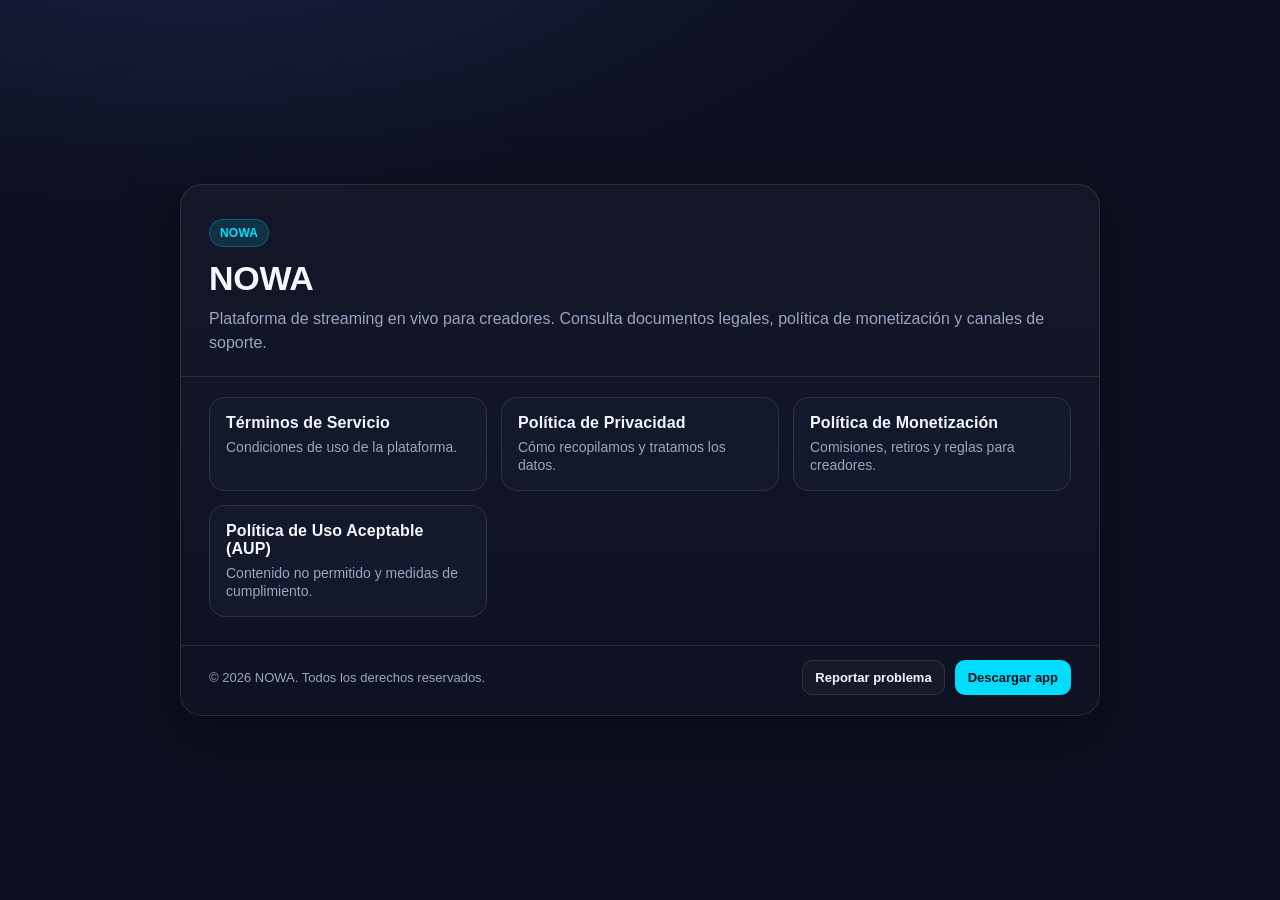
<file: index.html>
<!doctype html>
<html lang="es">
<head>
  <meta charset="utf-8" />
  <meta name="viewport" content="width=device-width,initial-scale=1" />
  <meta name="description" content="NOWA - Plataforma de streaming en vivo para creadores." />
  <title>NOWA</title>
  <style>
    :root{
      --bg:#0d1020;
      --panel:#13182b;
      --text:#f4f7ff;
      --muted:#9aa5c3;
      --accent:#00dcff;
      --accent-soft:rgba(0,220,255,.14);
      --stroke:rgba(255,255,255,.10);
    }
    *{box-sizing:border-box}
    html,body{margin:0;padding:0}
    body{
      font-family:-apple-system,BlinkMacSystemFont,"Segoe UI",Roboto,Inter,Helvetica,Arial,sans-serif;
      background:radial-gradient(1200px 500px at 15% -10%, #1a2040 0%, transparent 60%), var(--bg);
      color:var(--text);
      min-height:100vh;
      display:flex;
      align-items:center;
      justify-content:center;
      padding:24px;
    }
    .wrap{
      width:100%;
      max-width:920px;
      background:linear-gradient(180deg, rgba(255,255,255,.03), rgba(255,255,255,.01));
      border:1px solid var(--stroke);
      border-radius:22px;
      box-shadow:0 20px 60px rgba(0,0,0,.35);
      overflow:hidden;
    }
    .hero{
      padding:34px 28px 20px;
      border-bottom:1px solid var(--stroke);
    }
    .badge{
      display:inline-block;
      padding:6px 10px;
      border-radius:999px;
      font-size:12px;
      color:var(--accent);
      background:var(--accent-soft);
      border:1px solid rgba(0,220,255,.25);
      margin-bottom:14px;
      font-weight:600;
      letter-spacing:.2px;
    }
    h1{
      margin:0 0 10px;
      font-size:34px;
      line-height:1.05;
      letter-spacing:-.3px;
    }
    p{
      margin:0;
      color:var(--muted);
      font-size:16px;
      line-height:1.55;
    }
    .grid{
      display:grid;
      grid-template-columns:repeat(auto-fit,minmax(220px,1fr));
      gap:14px;
      padding:20px 28px 28px;
    }
    .card{
      display:block;
      text-decoration:none;
      color:var(--text);
      background:var(--panel);
      border:1px solid var(--stroke);
      border-radius:16px;
      padding:16px;
      transition:.2s ease;
    }
    .card:hover{
      transform:translateY(-2px);
      border-color:rgba(0,220,255,.45);
      box-shadow:0 10px 30px rgba(0,0,0,.25);
    }
    .card h3{
      margin:0 0 6px;
      font-size:16px;
      letter-spacing:.1px;
    }
    .card span{
      color:var(--muted);
      font-size:14px;
    }
    .foot{
      border-top:1px solid var(--stroke);
      padding:14px 28px 20px;
      color:var(--muted);
      font-size:13px;
      display:flex;
      flex-wrap:wrap;
      gap:10px;
      align-items:center;
      justify-content:space-between;
    }
    .actions{
      display:flex;
      gap:10px;
      flex-wrap:wrap;
    }
    .btn{
      text-decoration:none;
      font-size:13px;
      font-weight:700;
      border-radius:10px;
      padding:9px 12px;
      border:1px solid var(--stroke);
      color:var(--text);
      background:rgba(255,255,255,.03);
    }
    .btn.primary{
      background:var(--accent);
      color:#031018;
      border-color:transparent;
    }
  </style>
</head>
<body>
  <main class="wrap">
    <section class="hero">
      <div class="badge">NOWA</div>
      <h1>NOWA</h1>
      <p>
        Plataforma de streaming en vivo para creadores.
        Consulta documentos legales, política de monetización y canales de soporte.
      </p>
    </section>

    <section class="grid">
      <a class="card" href="/terms.html">
        <h3>Términos de Servicio</h3>
        <span>Condiciones de uso de la plataforma.</span>
      </a>

      <a class="card" href="/privacy.html">
        <h3>Política de Privacidad</h3>
        <span>Cómo recopilamos y tratamos los datos.</span>
      </a>

      <a class="card" href="/monetization-policy.html">
        <h3>Política de Monetización</h3>
        <span>Comisiones, retiros y reglas para creadores.</span>
      </a>

      <a class="card" href="/aup.html">
        <h3>Política de Uso Aceptable (AUP)</h3>
        <span>Contenido no permitido y medidas de cumplimiento.</span>
      </a>
    </section>

    <footer class="foot">
      <div>© <span id="y"></span> NOWA. Todos los derechos reservados.</div>
      <div class="actions">
        <a class="btn" href="mailto:livenowa3@gmail.com">Reportar problema</a>
        <a class="btn primary" href="https://testflight.apple.com/join/nRcrhQyZ" target="_blank" rel="noopener noreferrer">Descargar app</a>
      </div>
    </footer>
  </main>

  <script>
    document.getElementById("y").textContent = new Date().getFullYear();
  </script>
</body>
</html>
</file>
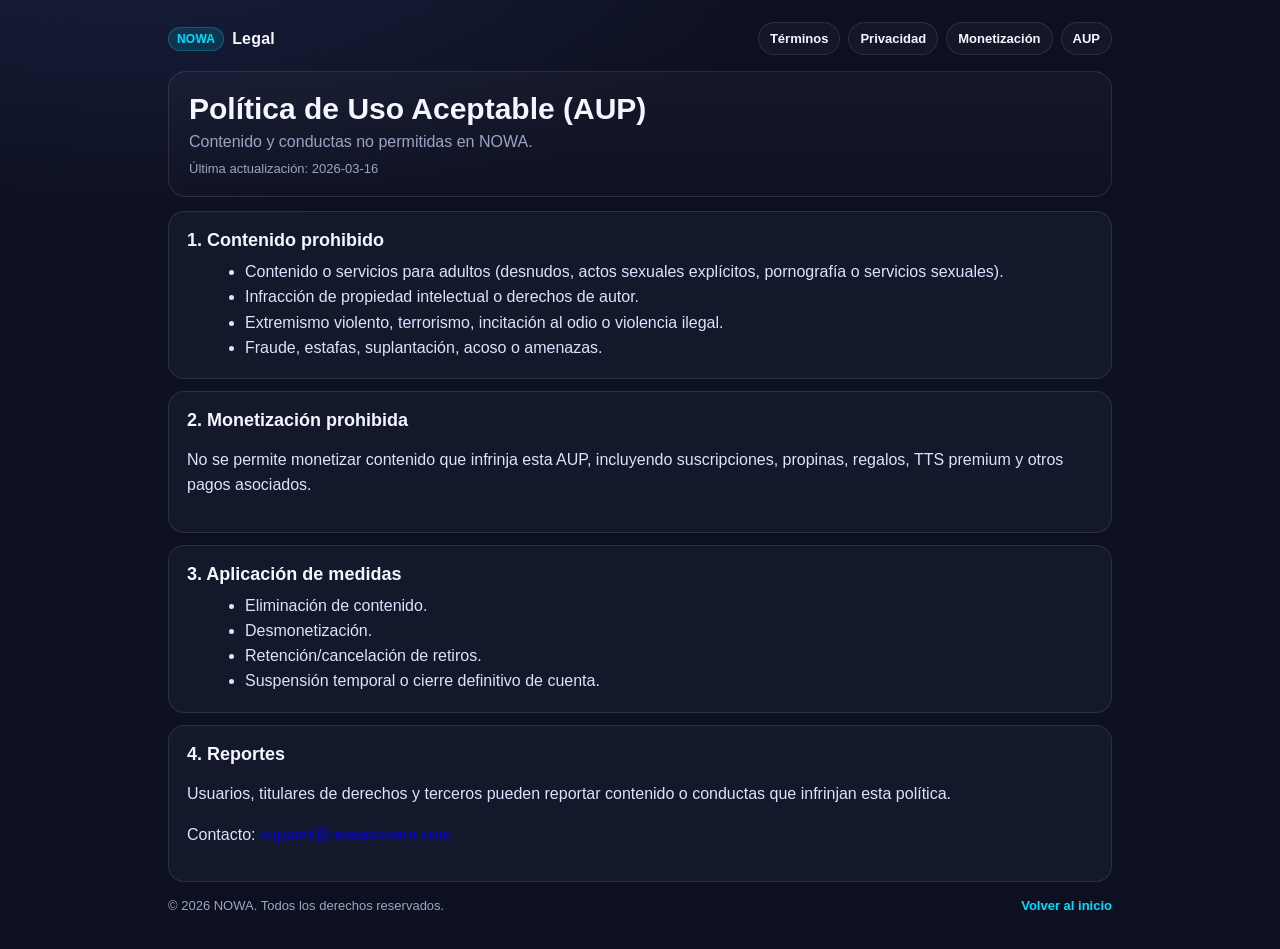
<file: aup.html>
<!doctype html>
<html lang="es">
<head>
  <meta charset="utf-8" />
  <meta name="viewport" content="width=device-width,initial-scale=1" />
  <title>Política de Uso Aceptable (AUP) - NOWA</title>
  <link rel="stylesheet" href="/legal.css" />
</head>
<body>
  <main class="container">
    <div class="topbar">
      <a class="brand" href="/"><span class="badge">NOWA</span> Legal</a>
      <nav class="nav">
        <a href="/terms.html">Términos</a>
        <a href="/privacy.html">Privacidad</a>
        <a href="/monetization-policy.html">Monetización</a>
        <a href="/aup.html">AUP</a>
      </nav>
    </div>

    <section class="hero">
      <h1>Política de Uso Aceptable (AUP)</h1>
      <p>Contenido y conductas no permitidas en NOWA.</p>
      <div class="meta">Última actualización: 2026-03-16</div>
    </section>

    <section class="card">
      <h2>1. Contenido prohibido</h2>
      <ul>
        <li>Contenido o servicios para adultos (desnudos, actos sexuales explícitos, pornografía o servicios sexuales).</li>
        <li>Infracción de propiedad intelectual o derechos de autor.</li>
        <li>Extremismo violento, terrorismo, incitación al odio o violencia ilegal.</li>
        <li>Fraude, estafas, suplantación, acoso o amenazas.</li>
      </ul>
    </section>

    <section class="card">
      <h2>2. Monetización prohibida</h2>
      <p>No se permite monetizar contenido que infrinja esta AUP, incluyendo suscripciones, propinas, regalos, TTS premium y otros pagos asociados.</p>
    </section>

    <section class="card">
      <h2>3. Aplicación de medidas</h2>
      <ul>
        <li>Eliminación de contenido.</li>
        <li>Desmonetización.</li>
        <li>Retención/cancelación de retiros.</li>
        <li>Suspensión temporal o cierre definitivo de cuenta.</li>
      </ul>
    </section>

    <section class="card">
      <h2>4. Reportes</h2>
      <p>Usuarios, titulares de derechos y terceros pueden reportar contenido o conductas que infrinjan esta política.</p>
      <p>Contacto: <a href="mailto:livenowa3@gmail.com">support@nowastream.com</a></p>
    </section>

    <div class="footer">
      <span>© 2026 NOWA. Todos los derechos reservados.</span>
      <a href="/">Volver al inicio</a>
    </div>
  </main>
</body>
</html>
</file>
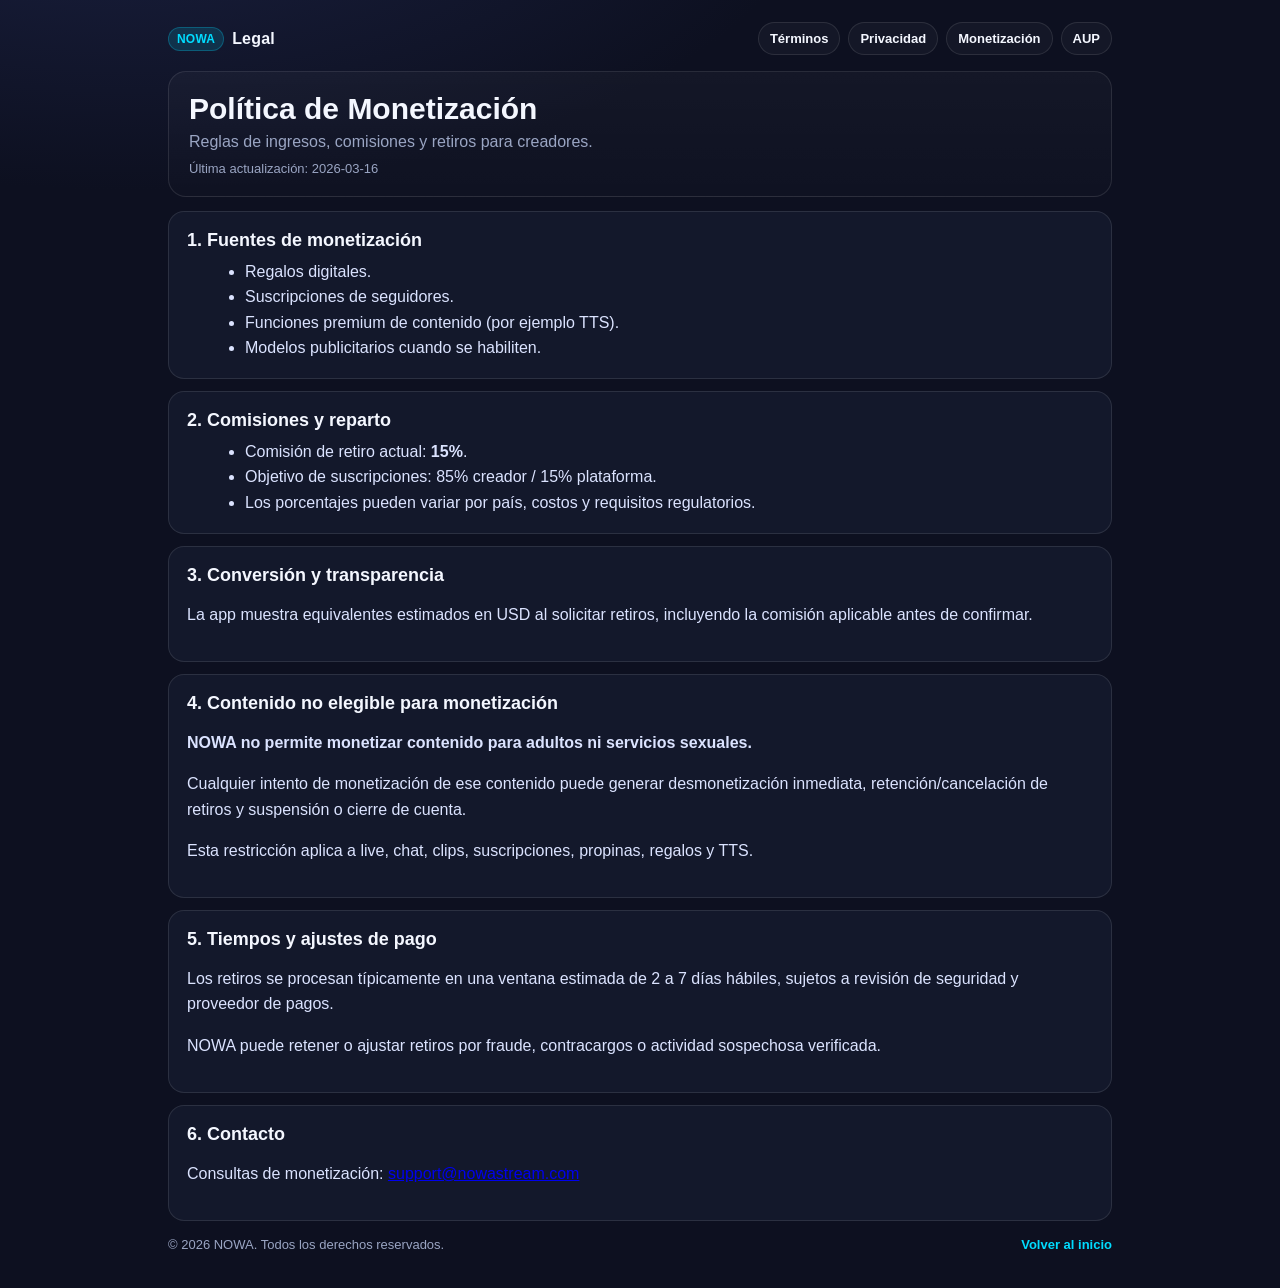
<file: monetization-policy.html>
<!doctype html>
<html lang="es">
<head>
  <meta charset="utf-8" />
  <meta name="viewport" content="width=device-width,initial-scale=1" />
  <title>Política de Monetización - NOWA</title>
  <link rel="stylesheet" href="/legal.css" />
</head>
<body>
  <main class="container">
    <div class="topbar">
      <a class="brand" href="/"><span class="badge">NOWA</span> Legal</a>
      <nav class="nav">
        <a href="/terms.html">Términos</a>
        <a href="/privacy.html">Privacidad</a>
        <a href="/monetization-policy.html">Monetización</a>
        <a href="/aup.html">AUP</a>
      </nav>
    </div>

    <section class="hero">
      <h1>Política de Monetización</h1>
      <p>Reglas de ingresos, comisiones y retiros para creadores.</p>
      <div class="meta">Última actualización: 2026-03-16</div>
    </section>

    <section class="card">
      <h2>1. Fuentes de monetización</h2>
      <ul>
        <li>Regalos digitales.</li>
        <li>Suscripciones de seguidores.</li>
        <li>Funciones premium de contenido (por ejemplo TTS).</li>
        <li>Modelos publicitarios cuando se habiliten.</li>
      </ul>
    </section>

    <section class="card">
      <h2>2. Comisiones y reparto</h2>
      <ul>
        <li>Comisión de retiro actual: <strong>15%</strong>.</li>
        <li>Objetivo de suscripciones: 85% creador / 15% plataforma.</li>
        <li>Los porcentajes pueden variar por país, costos y requisitos regulatorios.</li>
      </ul>
    </section>

    <section class="card">
      <h2>3. Conversión y transparencia</h2>
      <p>La app muestra equivalentes estimados en USD al solicitar retiros, incluyendo la comisión aplicable antes de confirmar.</p>
    </section>

    <section class="card">
      <h2>4. Contenido no elegible para monetización</h2>
      <p><strong>NOWA no permite monetizar contenido para adultos ni servicios sexuales.</strong></p>
      <p>Cualquier intento de monetización de ese contenido puede generar desmonetización inmediata, retención/cancelación de retiros y suspensión o cierre de cuenta.</p>
      <p>Esta restricción aplica a live, chat, clips, suscripciones, propinas, regalos y TTS.</p>
    </section>

    <section class="card">
      <h2>5. Tiempos y ajustes de pago</h2>
      <p>Los retiros se procesan típicamente en una ventana estimada de 2 a 7 días hábiles, sujetos a revisión de seguridad y proveedor de pagos.</p>
      <p>NOWA puede retener o ajustar retiros por fraude, contracargos o actividad sospechosa verificada.</p>
    </section>

    <section class="card">
      <h2>6. Contacto</h2>
      <p>Consultas de monetización: <a href="mailto:livenowa3@gmail.com">support@nowastream.com</a></p>
    </section>

    <div class="footer">
      <span>© 2026 NOWA. Todos los derechos reservados.</span>
      <a href="/">Volver al inicio</a>
    </div>
  </main>
</body>
</html>
</file>
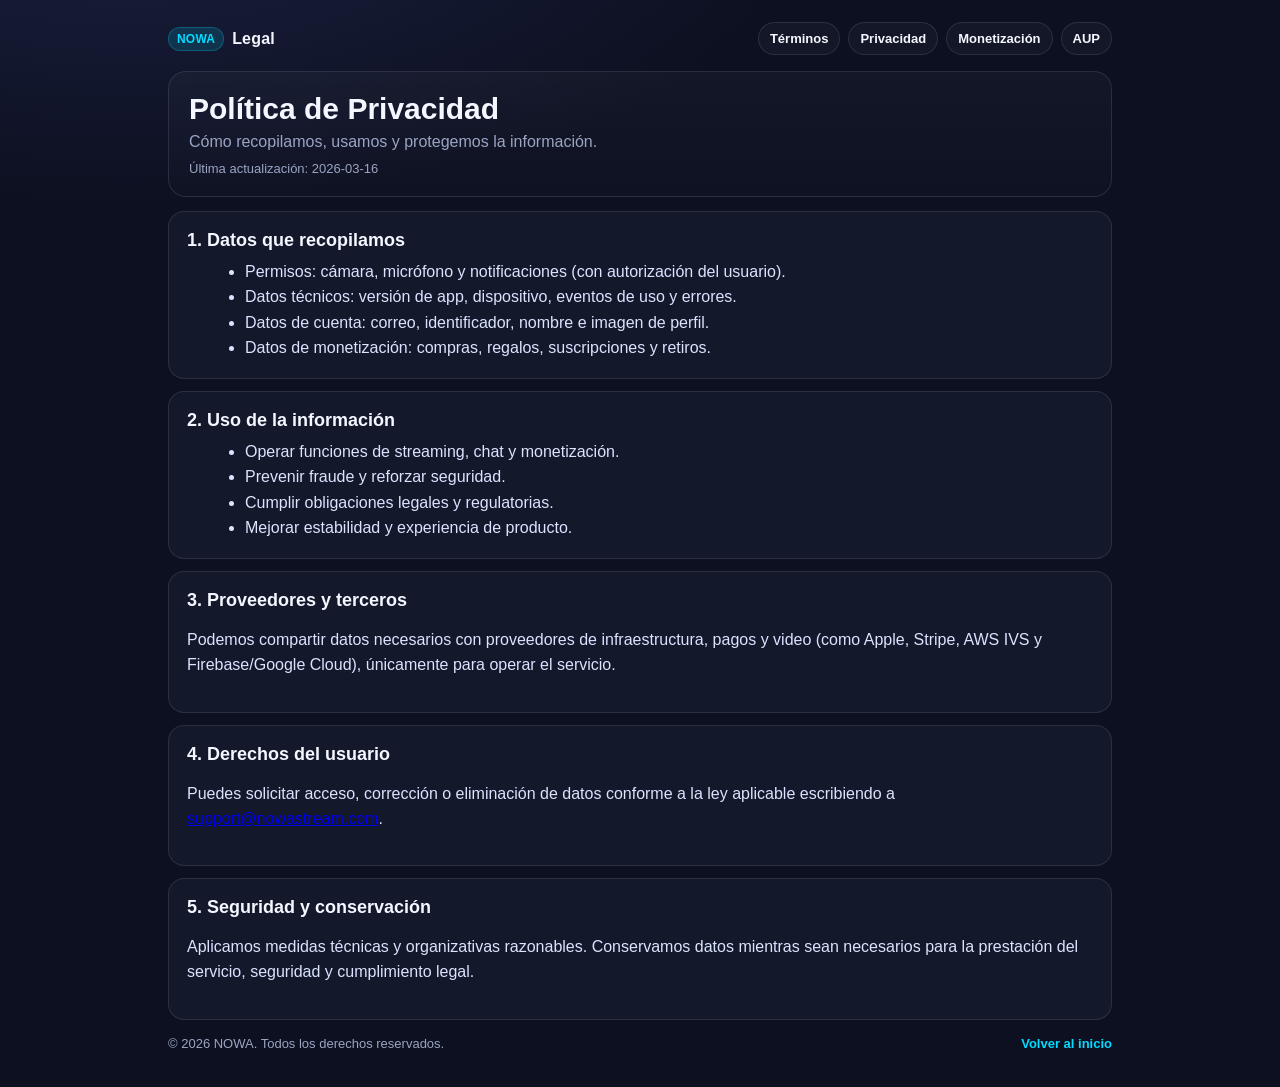
<file: privacy.html>
<!doctype html>
<html lang="es">
<head>
  <meta charset="utf-8" />
  <meta name="viewport" content="width=device-width,initial-scale=1" />
  <title>Política de Privacidad - NOWA</title>
  <link rel="stylesheet" href="/legal.css" />
</head>
<body>
  <main class="container">
    <div class="topbar">
      <a class="brand" href="/"><span class="badge">NOWA</span> Legal</a>
      <nav class="nav">
        <a href="/terms.html">Términos</a>
        <a href="/privacy.html">Privacidad</a>
        <a href="/monetization-policy.html">Monetización</a>
        <a href="/aup.html">AUP</a>
      </nav>
    </div>

    <section class="hero">
      <h1>Política de Privacidad</h1>
      <p>Cómo recopilamos, usamos y protegemos la información.</p>
      <div class="meta">Última actualización: 2026-03-16</div>
    </section>

    <section class="card">
      <h2>1. Datos que recopilamos</h2>
      <ul>
        <li>Permisos: cámara, micrófono y notificaciones (con autorización del usuario).</li>
        <li>Datos técnicos: versión de app, dispositivo, eventos de uso y errores.</li>
        <li>Datos de cuenta: correo, identificador, nombre e imagen de perfil.</li>
        <li>Datos de monetización: compras, regalos, suscripciones y retiros.</li>
      </ul>
    </section>

    <section class="card">
      <h2>2. Uso de la información</h2>
      <ul>
        <li>Operar funciones de streaming, chat y monetización.</li>
        <li>Prevenir fraude y reforzar seguridad.</li>
        <li>Cumplir obligaciones legales y regulatorias.</li>
        <li>Mejorar estabilidad y experiencia de producto.</li>
      </ul>
    </section>

    <section class="card">
      <h2>3. Proveedores y terceros</h2>
      <p>Podemos compartir datos necesarios con proveedores de infraestructura, pagos y video (como Apple, Stripe, AWS IVS y Firebase/Google Cloud), únicamente para operar el servicio.</p>
    </section>

    <section class="card">
      <h2>4. Derechos del usuario</h2>
      <p>Puedes solicitar acceso, corrección o eliminación de datos conforme a la ley aplicable escribiendo a <a href="mailto:livenowa3@gmail.com">support@nowastream.com</a>.</p>
    </section>

    <section class="card">
      <h2>5. Seguridad y conservación</h2>
      <p>Aplicamos medidas técnicas y organizativas razonables. Conservamos datos mientras sean necesarios para la prestación del servicio, seguridad y cumplimiento legal.</p>
    </section>

    <div class="footer">
      <span>© 2026 NOWA. Todos los derechos reservados.</span>
      <a href="/">Volver al inicio</a>
    </div>
  </main>
</body>
</html>
</file>
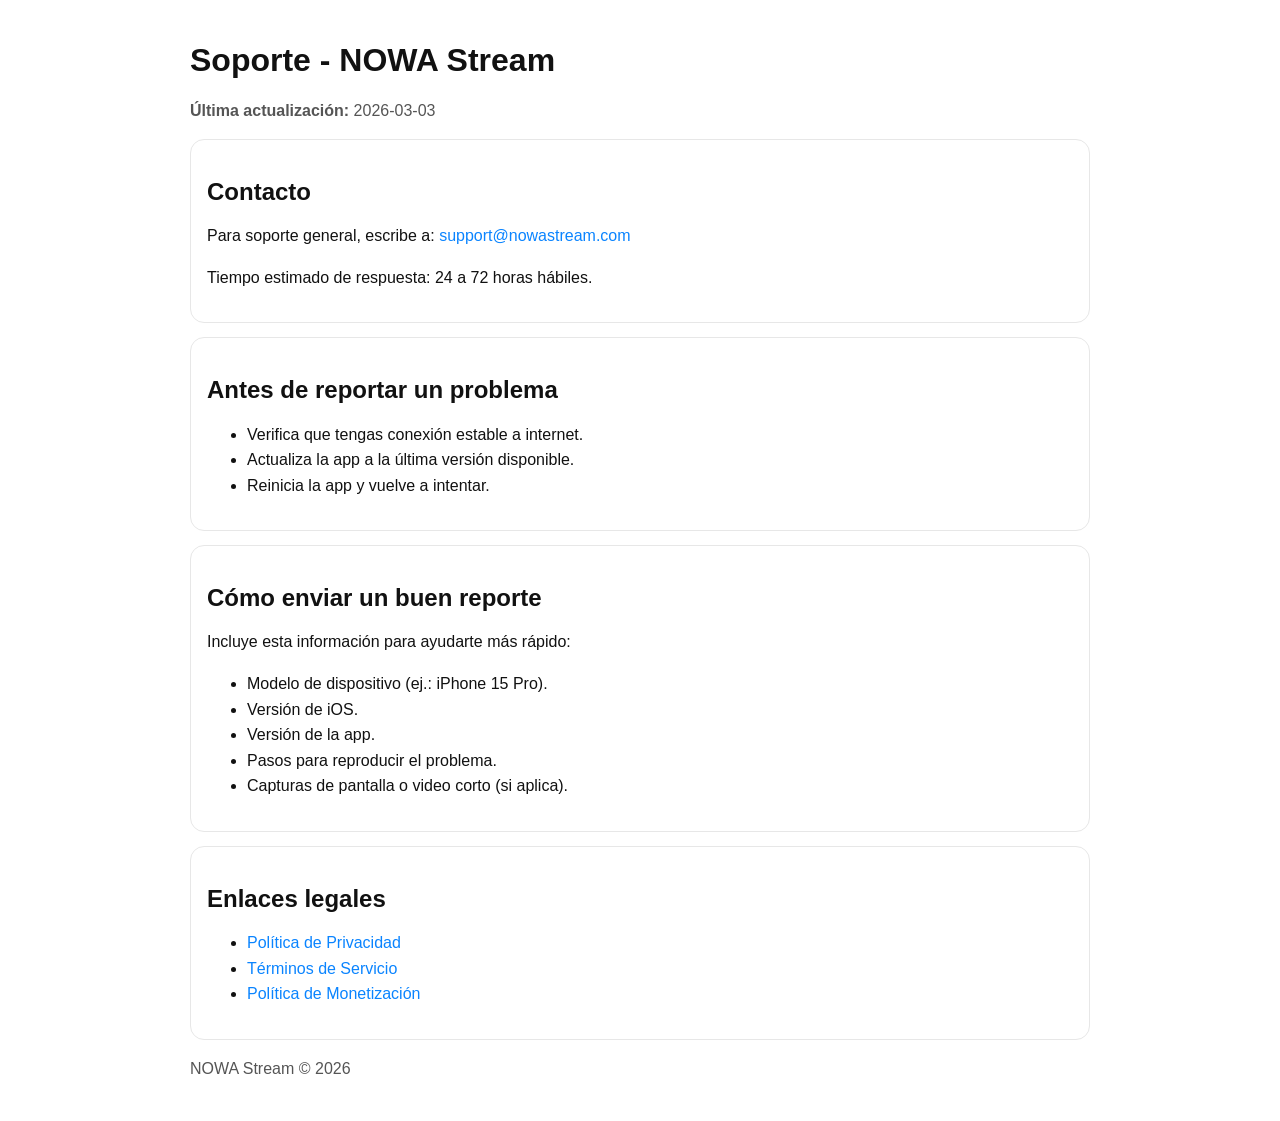
<file: support.html>
<!doctype html>
<html lang="es">
<head>
  <meta charset="utf-8" />
  <meta name="viewport" content="width=device-width,initial-scale=1" />
  <title>Soporte - NOWA Stream</title>
  <style>
    body { font-family: -apple-system, BlinkMacSystemFont, "Segoe UI", Roboto, sans-serif; max-width: 900px; margin: 40px auto; padding: 0 16px; line-height: 1.6; color: #111; }
    h1, h2 { line-height: 1.3; margin-bottom: 8px; }
    .card { border: 1px solid #e7e7e7; border-radius: 14px; padding: 16px; margin: 14px 0; }
    .muted { color: #555; }
    a { color: #0a84ff; text-decoration: none; }
    code { background: #f4f4f4; border-radius: 6px; padding: 1px 6px; }
  </style>
</head>
<body>
  <h1>Soporte - NOWA Stream</h1>
  <p class="muted"><strong>Última actualización:</strong> 2026-03-03</p>

  <div class="card">
    <h2>Contacto</h2>
    <p>Para soporte general, escribe a: <a href="mailto:livenowa3@gmail.com">support@nowastream.com</a></p>
    <p>Tiempo estimado de respuesta: 24 a 72 horas hábiles.</p>
  </div>

  <div class="card">
    <h2>Antes de reportar un problema</h2>
    <ul>
      <li>Verifica que tengas conexión estable a internet.</li>
      <li>Actualiza la app a la última versión disponible.</li>
      <li>Reinicia la app y vuelve a intentar.</li>
    </ul>
  </div>

  <div class="card">
    <h2>Cómo enviar un buen reporte</h2>
    <p>Incluye esta información para ayudarte más rápido:</p>
    <ul>
      <li>Modelo de dispositivo (ej.: iPhone 15 Pro).</li>
      <li>Versión de iOS.</li>
      <li>Versión de la app.</li>
      <li>Pasos para reproducir el problema.</li>
      <li>Capturas de pantalla o video corto (si aplica).</li>
    </ul>
  </div>

  <div class="card">
    <h2>Enlaces legales</h2>
    <ul>
      <li><a href="/privacy.html">Política de Privacidad</a></li>
      <li><a href="/terms.html">Términos de Servicio</a></li>
      <li><a href="/monetization-policy.html">Política de Monetización</a></li>
    </ul>
  </div>

  <p class="muted">NOWA Stream © 2026</p>
</body>
</html>
</file>
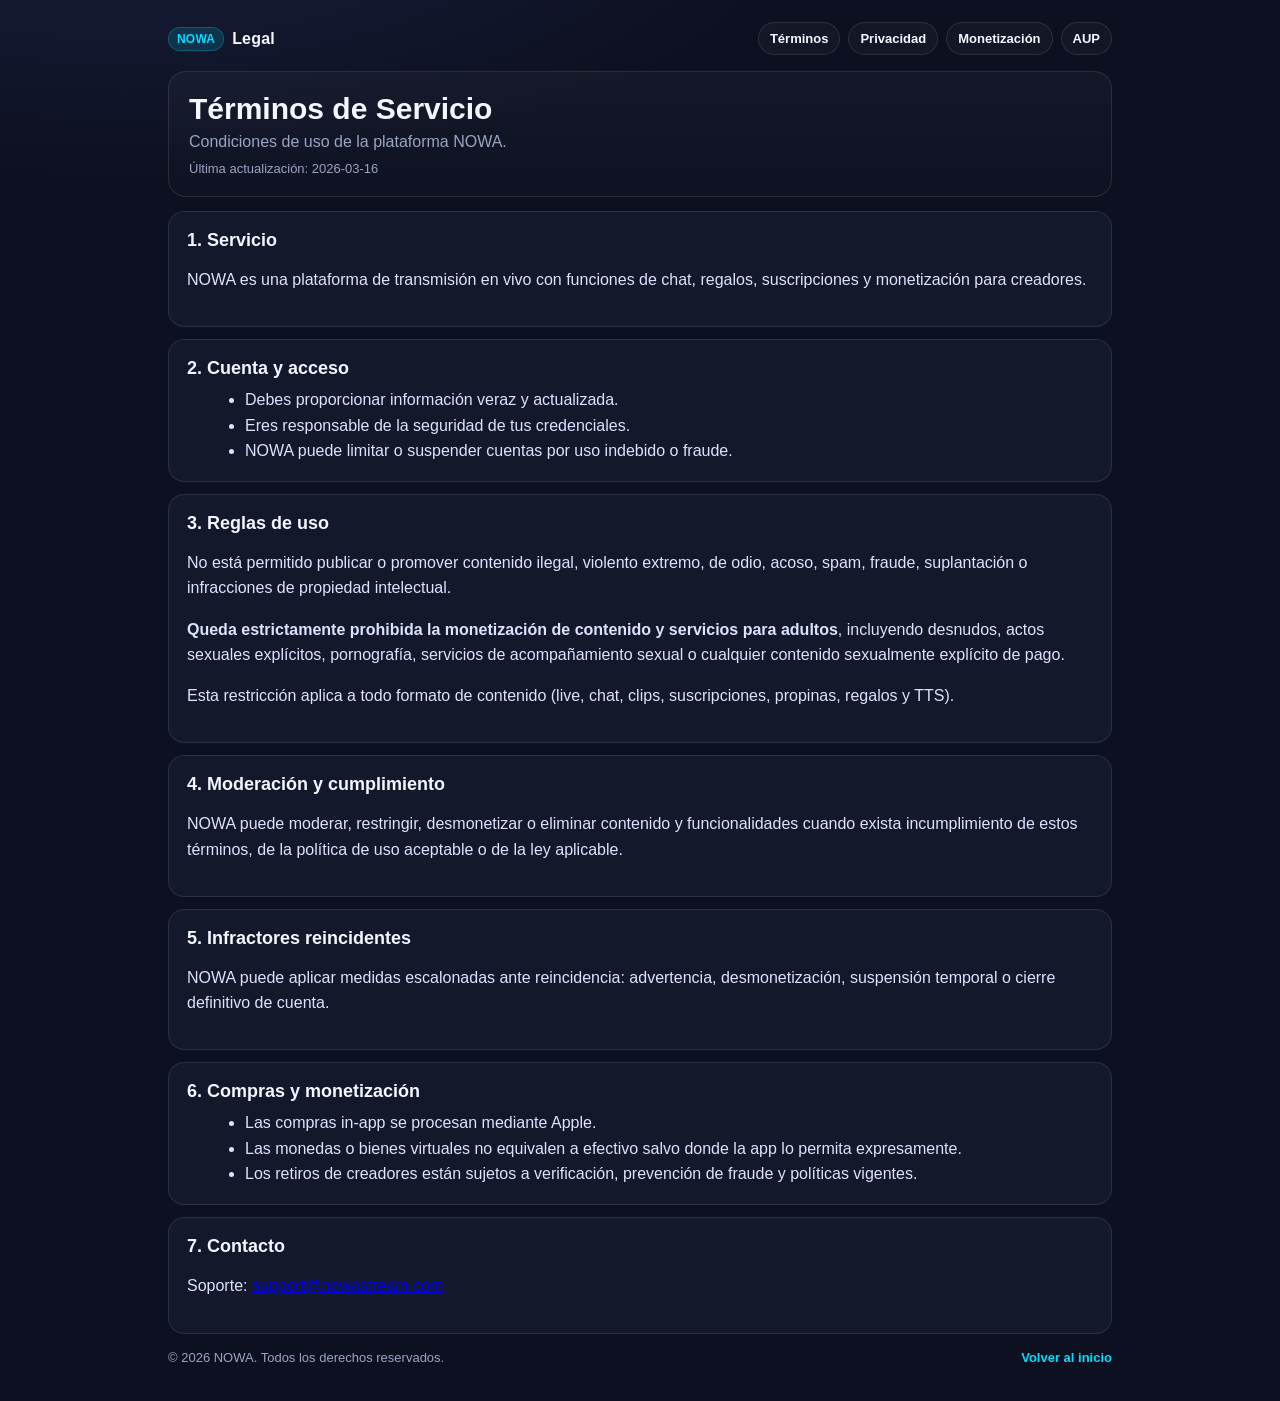
<file: terms.html>
<!doctype html>
<html lang="es">
<head>
  <meta charset="utf-8" />
  <meta name="viewport" content="width=device-width,initial-scale=1" />
  <title>Términos de Servicio - NOWA</title>
  <link rel="stylesheet" href="/legal.css" />
</head>
<body>
  <main class="container">
    <div class="topbar">
      <a class="brand" href="/"><span class="badge">NOWA</span> Legal</a>
      <nav class="nav">
        <a href="/terms.html">Términos</a>
        <a href="/privacy.html">Privacidad</a>
        <a href="/monetization-policy.html">Monetización</a>
        <a href="/aup.html">AUP</a>
      </nav>
    </div>

    <section class="hero">
      <h1>Términos de Servicio</h1>
      <p>Condiciones de uso de la plataforma NOWA.</p>
      <div class="meta">Última actualización: 2026-03-16</div>
    </section>

    <section class="card">
      <h2>1. Servicio</h2>
      <p>NOWA es una plataforma de transmisión en vivo con funciones de chat, regalos, suscripciones y monetización para creadores.</p>
    </section>

    <section class="card">
      <h2>2. Cuenta y acceso</h2>
      <ul>
        <li>Debes proporcionar información veraz y actualizada.</li>
        <li>Eres responsable de la seguridad de tus credenciales.</li>
        <li>NOWA puede limitar o suspender cuentas por uso indebido o fraude.</li>
      </ul>
    </section>

    <section class="card">
      <h2>3. Reglas de uso</h2>
      <p>No está permitido publicar o promover contenido ilegal, violento extremo, de odio, acoso, spam, fraude, suplantación o infracciones de propiedad intelectual.</p>
      <p><strong>Queda estrictamente prohibida la monetización de contenido y servicios para adultos</strong>, incluyendo desnudos, actos sexuales explícitos, pornografía, servicios de acompañamiento sexual o cualquier contenido sexualmente explícito de pago.</p>
      <p>Esta restricción aplica a todo formato de contenido (live, chat, clips, suscripciones, propinas, regalos y TTS).</p>
    </section>

    <section class="card">
      <h2>4. Moderación y cumplimiento</h2>
      <p>NOWA puede moderar, restringir, desmonetizar o eliminar contenido y funcionalidades cuando exista incumplimiento de estos términos, de la política de uso aceptable o de la ley aplicable.</p>
    </section>

    <section class="card">
      <h2>5. Infractores reincidentes</h2>
      <p>NOWA puede aplicar medidas escalonadas ante reincidencia: advertencia, desmonetización, suspensión temporal o cierre definitivo de cuenta.</p>
    </section>

    <section class="card">
      <h2>6. Compras y monetización</h2>
      <ul>
        <li>Las compras in-app se procesan mediante Apple.</li>
        <li>Las monedas o bienes virtuales no equivalen a efectivo salvo donde la app lo permita expresamente.</li>
        <li>Los retiros de creadores están sujetos a verificación, prevención de fraude y políticas vigentes.</li>
      </ul>
    </section>

    <section class="card">
      <h2>7. Contacto</h2>
      <p>Soporte: <a href="mailto:livenowa3@gmail.com">support@nowastream.com</a></p>
    </section>

    <div class="footer">
      <span>© 2026 NOWA. Todos los derechos reservados.</span>
      <a href="/">Volver al inicio</a>
    </div>
  </main>
</body>
</html>
</file>
<file: legal.css>
:root{
  --bg:#0d1020;
  --panel:#13182b;
  --panel-2:#101625;
  --text:#f4f7ff;
  --muted:#9aa5c3;
  --accent:#00dcff;
  --stroke:rgba(255,255,255,.10);
}
*{box-sizing:border-box}
html,body{margin:0;padding:0}
body{
  font-family:-apple-system,BlinkMacSystemFont,"Segoe UI",Roboto,Inter,Helvetica,Arial,sans-serif;
  background:radial-gradient(1200px 550px at 10% -10%, #1a2040 0%, transparent 58%), var(--bg);
  color:var(--text);
  min-height:100vh;
}
.container{
  width:100%;
  max-width:980px;
  margin:0 auto;
  padding:22px 18px 36px;
}
.topbar{
  display:flex;
  align-items:center;
  justify-content:space-between;
  gap:12px;
  margin-bottom:16px;
}
.brand{
  display:inline-flex;
  align-items:center;
  gap:8px;
  text-decoration:none;
  color:var(--text);
  font-weight:800;
  letter-spacing:.2px;
}
.badge{
  padding:4px 8px;
  border-radius:999px;
  color:var(--accent);
  border:1px solid rgba(0,220,255,.25);
  background:rgba(0,220,255,.14);
  font-size:12px;
  font-weight:700;
}
.nav{
  display:flex;
  flex-wrap:wrap;
  gap:8px;
}
.nav a{
  text-decoration:none;
  color:var(--text);
  font-size:13px;
  font-weight:600;
  border:1px solid var(--stroke);
  border-radius:999px;
  padding:8px 11px;
  background:rgba(255,255,255,.03);
}
.nav a:hover{border-color:rgba(0,220,255,.45)}
.hero{
  background:linear-gradient(180deg, rgba(255,255,255,.03), rgba(255,255,255,.01));
  border:1px solid var(--stroke);
  border-radius:18px;
  padding:20px;
  margin-bottom:14px;
}
.hero h1{margin:0 0 8px;font-size:30px;line-height:1.1}
.hero p{margin:0;color:var(--muted)}
.meta{margin-top:10px;font-size:13px;color:var(--muted)}
.card{
  background:var(--panel);
  border:1px solid var(--stroke);
  border-radius:16px;
  padding:18px;
  margin-bottom:12px;
}
.card h2{margin:0 0 8px;font-size:18px}
.card p,.card li{color:#dbe3ff;line-height:1.58}
.card ul{margin:8px 0 0 18px}
.footer{
  margin-top:16px;
  color:var(--muted);
  font-size:13px;
  display:flex;
  justify-content:space-between;
  flex-wrap:wrap;
  gap:10px;
}
.footer a{
  color:var(--accent);
  text-decoration:none;
  font-weight:600;
}
</file>
